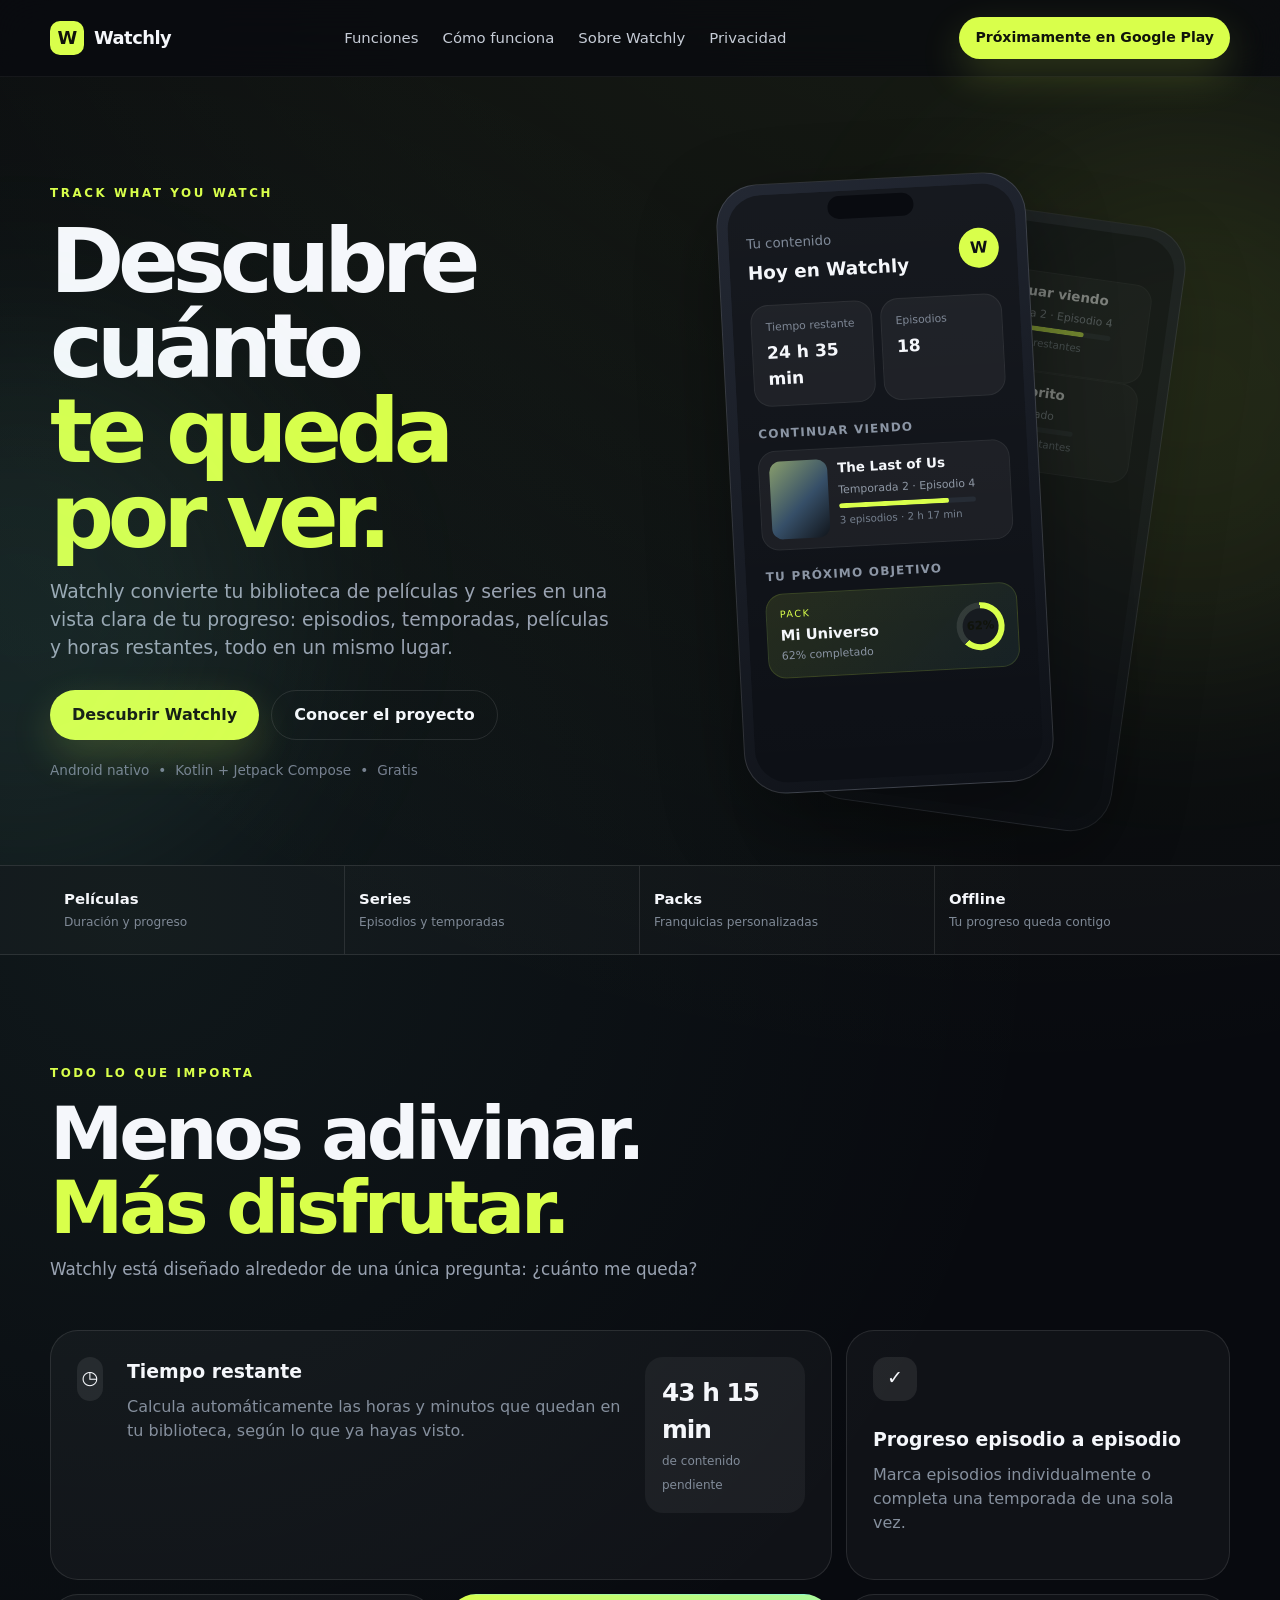
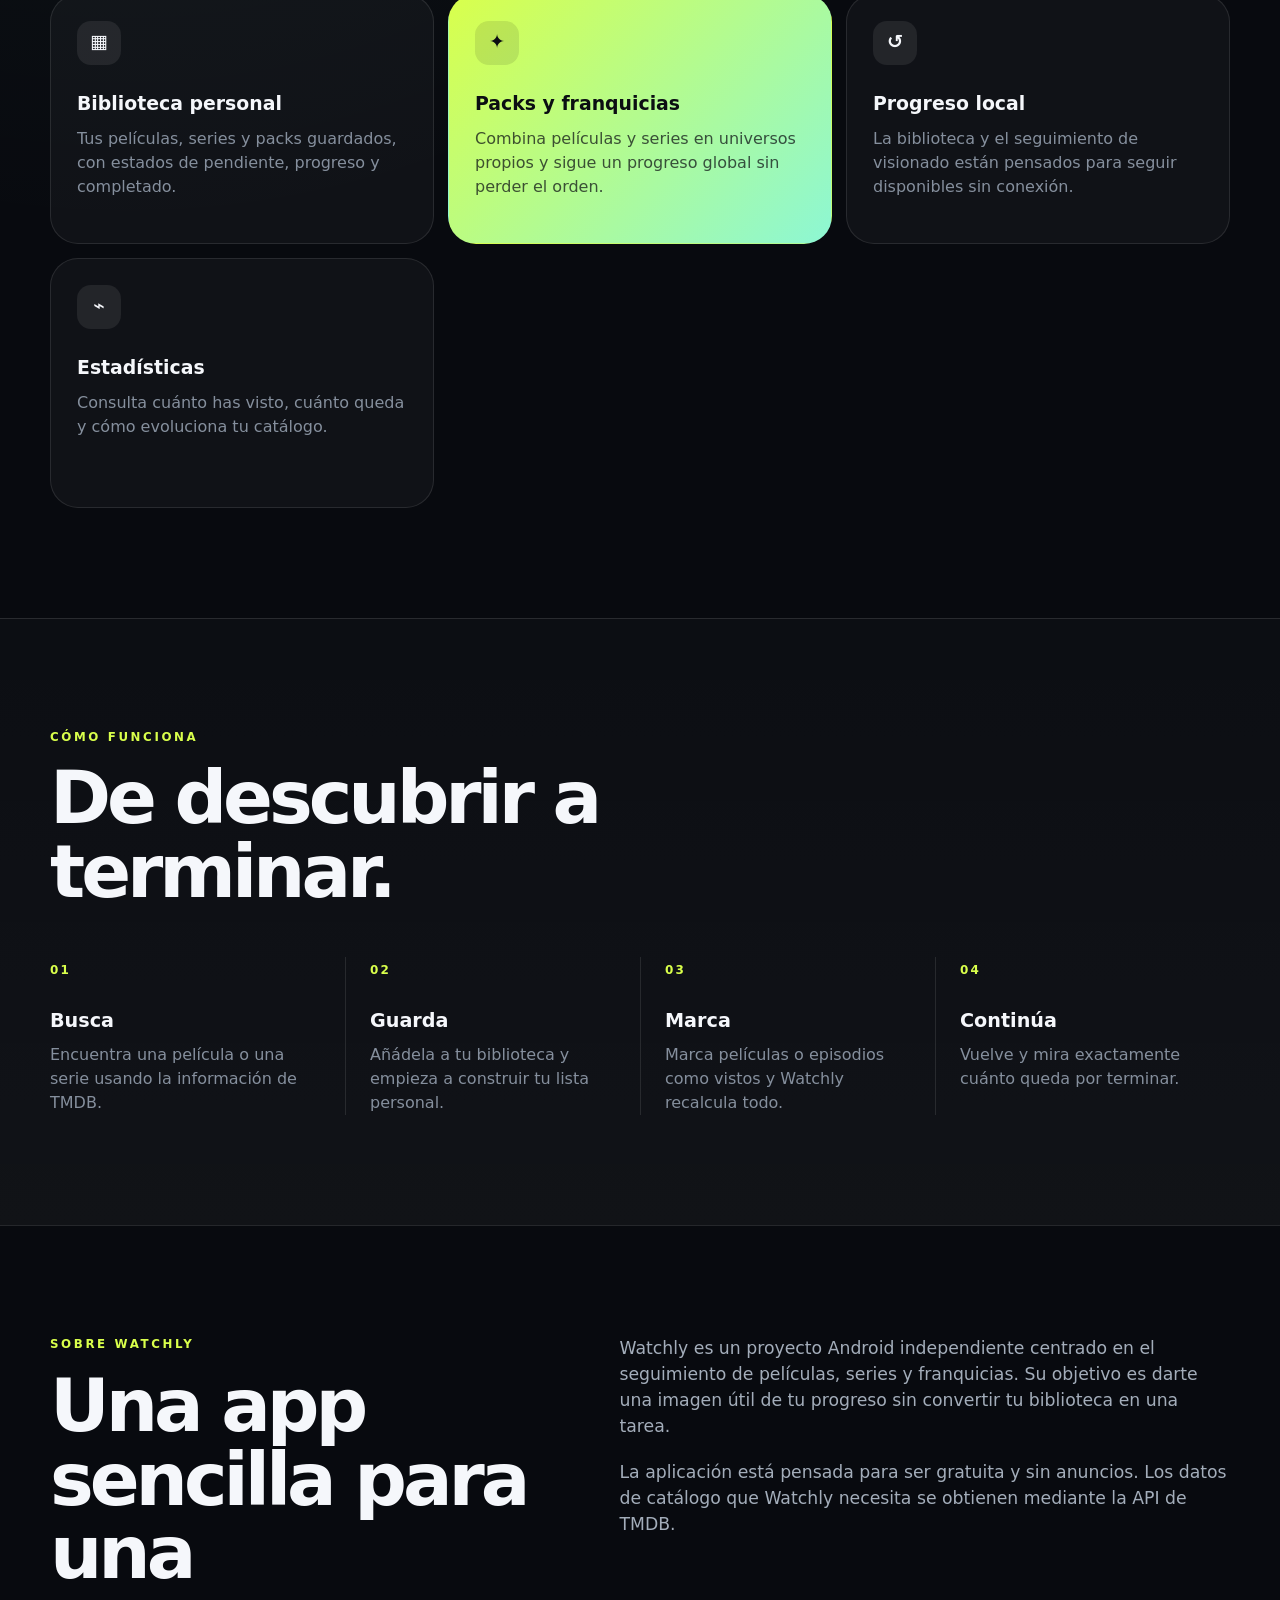
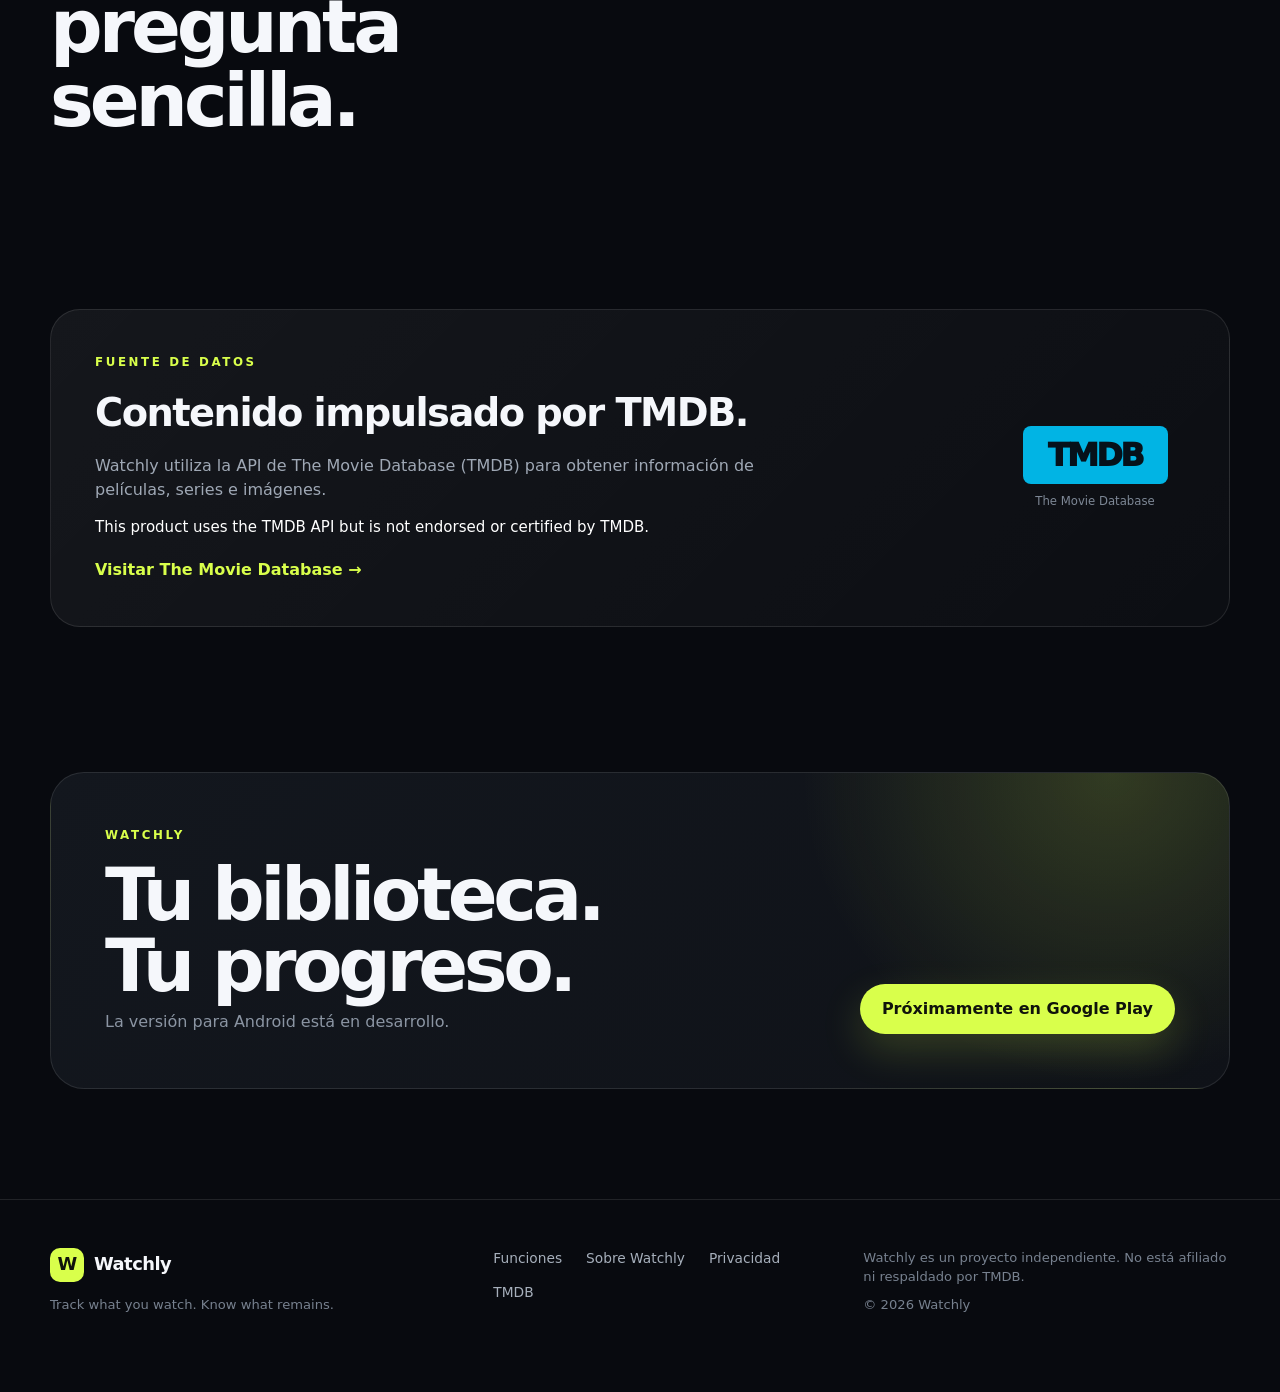
<file: index.html>
<!doctype html>
<html lang="es">
<head>
  <meta charset="utf-8">
  <meta name="viewport" content="width=device-width, initial-scale=1">
  <meta name="description" content="Watchly — descubre cuánto te queda por ver de tus películas, series y packs favoritos.">
  <meta name="theme-color" content="#0b0d12">
  <link rel="canonical" href="https://rubberrtriangle-hub.github.io/Watchly/">
  <meta property="og:url" content="https://rubberrtriangle-hub.github.io/Watchly/">
  <meta property="og:title" content="Watchly — Know what remains">
  <meta property="og:description" content="Descubre cuánto te queda por ver de tus películas, series y packs favoritos.">
  <title>Watchly — Know what remains</title>
  <link rel="icon" href="assets/favicon.svg" type="image/svg+xml">
  <link rel="stylesheet" href="assets/styles.css">
</head>
<body>
  <header class="site-header">
    <div class="container nav-wrap">
      <a href="#" class="brand" aria-label="Watchly inicio">
        <span class="brand-mark">W</span>
        <span>Watchly</span>
      </a>
      <nav class="nav">
        <a href="#features">Funciones</a>
        <a href="#how-it-works">Cómo funciona</a>
        <a href="#about">Sobre Watchly</a>
        <a href="privacy.html">Privacidad</a>
      </nav>
      <a class="button button-small" href="#download">Próximamente en Google Play</a>
    </div>
  </header>

  <main>
    <section class="hero">
      <div class="hero-glow hero-glow-a"></div>
      <div class="hero-glow hero-glow-b"></div>
      <div class="container hero-grid">
        <div class="hero-copy">
          <div class="eyebrow">TRACK WHAT YOU WATCH</div>
          <h1>Descubre cuánto<br><span>te queda por ver.</span></h1>
          <p class="hero-text">
            Watchly convierte tu biblioteca de películas y series en una vista clara de tu progreso:
            episodios, temporadas, películas y horas restantes, todo en un mismo lugar.
          </p>
          <div class="hero-actions" id="download">
            <a class="button" href="#features">Descubrir Watchly</a>
            <a class="button button-ghost" href="#about">Conocer el proyecto</a>
          </div>
          <div class="hero-meta">
            <span>Android nativo</span>
            <span>•</span>
            <span>Kotlin + Jetpack Compose</span>
            <span>•</span>
            <span>Gratis</span>
          </div>
        </div>

        <div class="phone-stage" aria-label="Vista previa de la aplicación Watchly">
          <div class="phone phone-back">
            <div class="phone-screen dim">
              <div class="mini-top">Mi biblioteca</div>
              <div class="mini-card">
                <div class="poster poster-one"></div>
                <div class="mini-lines">
                  <strong>Continuar viendo</strong>
                  <span>Temporada 2 · Episodio 4</span>
                  <div class="mini-progress"><i style="width:80%"></i></div>
                  <small>3 episodios restantes</small>
                </div>
              </div>
              <div class="mini-card">
                <div class="poster poster-two"></div>
                <div class="mini-lines">
                  <strong>Pack favorito</strong>
                  <span>62% completado</span>
                  <div class="mini-progress"><i style="width:62%"></i></div>
                  <small>14 h 32 min restantes</small>
                </div>
              </div>
            </div>
          </div>

          <div class="phone phone-front">
            <div class="notch"></div>
            <div class="phone-screen">
              <div class="app-top">
                <div>
                  <small>Tu contenido</small>
                  <h3>Hoy en Watchly</h3>
                </div>
                <div class="avatar">W</div>
              </div>

              <div class="summary-grid">
                <div class="summary-card">
                  <small>Tiempo restante</small>
                  <strong>24 h 35 min</strong>
                </div>
                <div class="summary-card">
                  <small>Episodios</small>
                  <strong>18</strong>
                </div>
              </div>

              <div class="section-label">Continuar viendo</div>

              <div class="watch-card">
                <div class="watch-poster poster-three"></div>
                <div class="watch-content">
                  <strong>The Last of Us</strong>
                  <span>Temporada 2 · Episodio 4</span>
                  <div class="progress"><i style="width:80%"></i></div>
                  <small>3 episodios · 2 h 17 min</small>
                </div>
              </div>

              <div class="section-label">Tu próximo objetivo</div>

              <div class="pack-banner">
                <div>
                  <small>PACK</small>
                  <strong>Mi Universo</strong>
                  <span>62% completado</span>
                </div>
                <div class="pack-ring">62%</div>
              </div>
            </div>
          </div>
        </div>
      </div>
    </section>

    <section class="trust-strip">
      <div class="container trust-grid">
        <div><strong>Películas</strong><span>Duración y progreso</span></div>
        <div><strong>Series</strong><span>Episodios y temporadas</span></div>
        <div><strong>Packs</strong><span>Franquicias personalizadas</span></div>
        <div><strong>Offline</strong><span>Tu progreso queda contigo</span></div>
      </div>
    </section>

    <section class="section" id="features">
      <div class="container">
        <div class="section-heading">
          <div class="eyebrow">TODO LO QUE IMPORTA</div>
          <h2>Menos adivinar.<br><span>Más disfrutar.</span></h2>
          <p>Watchly está diseñado alrededor de una única pregunta: ¿cuánto me queda?</p>
        </div>

        <div class="feature-grid">
          <article class="feature-card feature-card-large">
            <div class="feature-icon">◷</div>
            <div>
              <h3>Tiempo restante</h3>
              <p>Calcula automáticamente las horas y minutos que quedan en tu biblioteca, según lo que ya hayas visto.</p>
            </div>
            <div class="feature-stat">
              <strong>43 h 15 min</strong>
              <span>de contenido pendiente</span>
            </div>
          </article>

          <article class="feature-card">
            <div class="feature-icon">✓</div>
            <h3>Progreso episodio a episodio</h3>
            <p>Marca episodios individualmente o completa una temporada de una sola vez.</p>
          </article>

          <article class="feature-card">
            <div class="feature-icon">▦</div>
            <h3>Biblioteca personal</h3>
            <p>Tus películas, series y packs guardados, con estados de pendiente, progreso y completado.</p>
          </article>

          <article class="feature-card feature-card-dark">
            <div class="feature-icon">✦</div>
            <h3>Packs y franquicias</h3>
            <p>Combina películas y series en universos propios y sigue un progreso global sin perder el orden.</p>
          </article>

          <article class="feature-card">
            <div class="feature-icon">↺</div>
            <h3>Progreso local</h3>
            <p>La biblioteca y el seguimiento de visionado están pensados para seguir disponibles sin conexión.</p>
          </article>

          <article class="feature-card">
            <div class="feature-icon">⌁</div>
            <h3>Estadísticas</h3>
            <p>Consulta cuánto has visto, cuánto queda y cómo evoluciona tu catálogo.</p>
          </article>
        </div>
      </div>
    </section>

    <section class="section section-dark" id="how-it-works">
      <div class="container">
        <div class="section-heading">
          <div class="eyebrow">CÓMO FUNCIONA</div>
          <h2>De descubrir a terminar.</h2>
        </div>

        <div class="steps">
          <div class="step">
            <span class="step-number">01</span>
            <div>
              <h3>Busca</h3>
              <p>Encuentra una película o una serie usando la información de TMDB.</p>
            </div>
          </div>
          <div class="step">
            <span class="step-number">02</span>
            <div>
              <h3>Guarda</h3>
              <p>Añádela a tu biblioteca y empieza a construir tu lista personal.</p>
            </div>
          </div>
          <div class="step">
            <span class="step-number">03</span>
            <div>
              <h3>Marca</h3>
              <p>Marca películas o episodios como vistos y Watchly recalcula todo.</p>
            </div>
          </div>
          <div class="step">
            <span class="step-number">04</span>
            <div>
              <h3>Continúa</h3>
              <p>Vuelve y mira exactamente cuánto queda por terminar.</p>
            </div>
          </div>
        </div>
      </div>
    </section>

    <section class="section" id="about">
      <div class="container about-grid">
        <div class="section-heading compact">
          <div class="eyebrow">SOBRE WATCHLY</div>
          <h2>Una app sencilla para una pregunta sencilla.</h2>
        </div>
        <div class="about-copy">
          <p>
            Watchly es un proyecto Android independiente centrado en el seguimiento de películas,
            series y franquicias. Su objetivo es darte una imagen útil de tu progreso sin convertir
            tu biblioteca en una tarea.
          </p>
          <p>
            La aplicación está pensada para ser gratuita y sin anuncios. Los datos de catálogo que
            Watchly necesita se obtienen mediante la API de TMDB.
          </p>
        </div>
      </div>
    </section>

    <section class="section tmdb-section">
      <div class="container tmdb-card">
        <div class="tmdb-content">
          <div class="eyebrow">FUENTE DE DATOS</div>
          <h2>Contenido impulsado por TMDB.</h2>
          <p>
            Watchly utiliza la API de The Movie Database (TMDB) para obtener información de
            películas, series e imágenes.
          </p>
          <p class="tmdb-notice">
            This product uses the TMDB API but is not endorsed or certified by TMDB.
          </p>
          <a class="text-link" href="https://www.themoviedb.org" target="_blank" rel="noopener">
            Visitar The Movie Database →
          </a>
        </div>
        <div class="tmdb-mark" aria-label="TMDB">
          <div class="tmdb-wordmark">TMDB</div>
          <div class="tmdb-caption">The Movie Database</div>
        </div>
      </div>
    </section>

    <section class="section cta-section">
      <div class="container cta">
        <div>
          <div class="eyebrow">WATCHLY</div>
          <h2>Tu biblioteca.<br>Tu progreso.</h2>
          <p>La versión para Android está en desarrollo.</p>
        </div>
        <a class="button" href="#download">Próximamente en Google Play</a>
      </div>
    </section>
  </main>

  <footer class="footer">
    <div class="container footer-grid">
      <div>
        <a href="#" class="brand">
          <span class="brand-mark">W</span>
          <span>Watchly</span>
        </a>
        <p class="footer-copy">Track what you watch. Know what remains.</p>
      </div>
      <div class="footer-links">
        <a href="#features">Funciones</a>
        <a href="#about">Sobre Watchly</a>
        <a href="privacy.html">Privacidad</a>
        <a href="https://www.themoviedb.org" target="_blank" rel="noopener">TMDB</a>
      </div>
      <div class="footer-legal">
        <p>Watchly es un proyecto independiente. No está afiliado ni respaldado por TMDB.</p>
        <p>© 2026 Watchly</p>
      </div>
    </div>
  </footer>
</body>
</html>
</file>
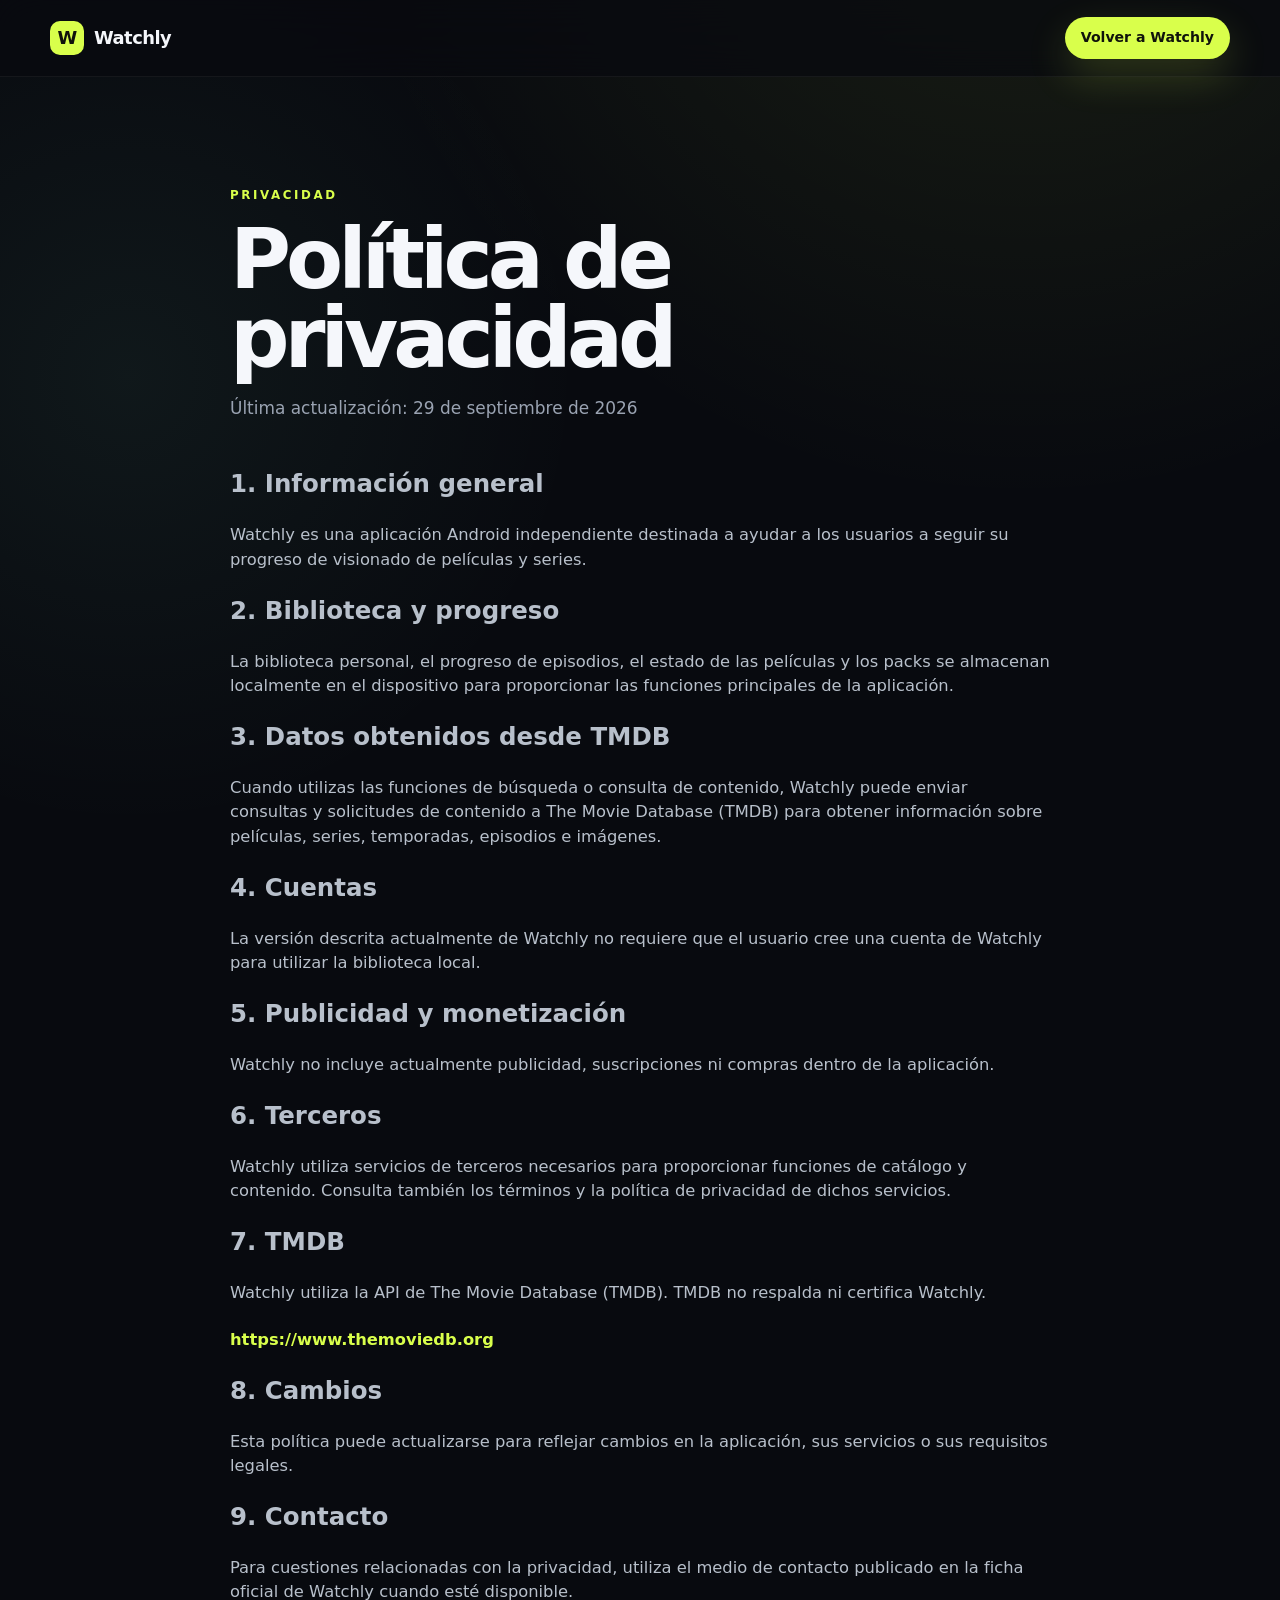
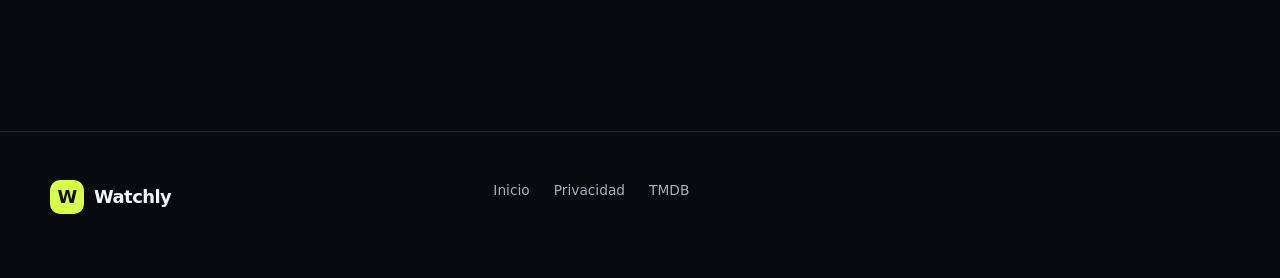
<file: privacy.html>
<!doctype html>
<html lang="es">
<head>
  <meta charset="utf-8">
  <meta name="viewport" content="width=device-width, initial-scale=1">
  <meta name="description" content="Política de privacidad de Watchly.">
  <meta name="theme-color" content="#0b0d12">
  <title>Privacidad — Watchly</title>
  <link rel="icon" href="assets/favicon.svg" type="image/svg+xml">
  <link rel="stylesheet" href="assets/styles.css">
</head>
<body>
  <header class="site-header">
    <div class="container nav-wrap">
      <a href="index.html" class="brand">
        <span class="brand-mark">W</span><span>Watchly</span>
      </a>
      <a class="button button-small" href="index.html">Volver a Watchly</a>
    </div>
  </header>

  <main class="section">
    <div class="container" style="max-width:820px">
      <div class="eyebrow">PRIVACIDAD</div>
      <h1 style="font-size:clamp(2.7rem,7vw,5.2rem);line-height:.95;letter-spacing:-.06em;margin:15px 0 18px">
        Política de privacidad
      </h1>
      <p style="color:#9aa3b2;font-size:1.06rem">
        Última actualización: 29 de septiembre de 2026
      </p>

      <div style="margin-top:45px;color:#b8c0cb;font-size:1.02rem">
        <h2>1. Información general</h2>
        <p>Watchly es una aplicación Android independiente destinada a ayudar a los usuarios a seguir su progreso de visionado de películas y series.</p>

        <h2>2. Biblioteca y progreso</h2>
        <p>La biblioteca personal, el progreso de episodios, el estado de las películas y los packs se almacenan localmente en el dispositivo para proporcionar las funciones principales de la aplicación.</p>

        <h2>3. Datos obtenidos desde TMDB</h2>
        <p>Cuando utilizas las funciones de búsqueda o consulta de contenido, Watchly puede enviar consultas y solicitudes de contenido a The Movie Database (TMDB) para obtener información sobre películas, series, temporadas, episodios e imágenes.</p>

        <h2>4. Cuentas</h2>
        <p>La versión descrita actualmente de Watchly no requiere que el usuario cree una cuenta de Watchly para utilizar la biblioteca local.</p>

        <h2>5. Publicidad y monetización</h2>
        <p>Watchly no incluye actualmente publicidad, suscripciones ni compras dentro de la aplicación.</p>

        <h2>6. Terceros</h2>
        <p>Watchly utiliza servicios de terceros necesarios para proporcionar funciones de catálogo y contenido. Consulta también los términos y la política de privacidad de dichos servicios.</p>

        <h2>7. TMDB</h2>
        <p>Watchly utiliza la API de The Movie Database (TMDB). TMDB no respalda ni certifica Watchly.</p>
        <p><a class="text-link" href="https://www.themoviedb.org" target="_blank" rel="noopener">https://www.themoviedb.org</a></p>

        <h2>8. Cambios</h2>
        <p>Esta política puede actualizarse para reflejar cambios en la aplicación, sus servicios o sus requisitos legales.</p>

        <h2>9. Contacto</h2>
        <p>Para cuestiones relacionadas con la privacidad, utiliza el medio de contacto publicado en la ficha oficial de Watchly cuando esté disponible.</p>
      </div>
    </div>
  </main>

  <footer class="footer">
    <div class="container footer-grid">
      <div>
        <a href="index.html" class="brand">
          <span class="brand-mark">W</span><span>Watchly</span>
        </a>
      </div>
      <div class="footer-links">
        <a href="index.html">Inicio</a>
        <a href="privacy.html">Privacidad</a>
        <a href="https://www.themoviedb.org" target="_blank" rel="noopener">TMDB</a>
      </div>
    </div>
  </footer>
</body>
</html>
</file>
<file: assets/styles.css>
:root {
  --bg: #080a0f;
  --bg-soft: #10131a;
  --surface: rgba(255,255,255,.06);
  --surface-strong: #161a22;
  --text: #f5f7fb;
  --muted: #9aa3b2;
  --line: rgba(255,255,255,.10);
  --accent: #d9ff4b;
  --accent-2: #8df7d4;
  --max: 1180px;
  --radius: 28px;
  --shadow: 0 30px 80px rgba(0,0,0,.35);
}

* { box-sizing: border-box; }
html { scroll-behavior: smooth; }
body {
  margin: 0;
  background:
    radial-gradient(circle at 80% -10%, rgba(217,255,75,.09), transparent 30%),
    radial-gradient(circle at 10% 20%, rgba(141,247,212,.06), transparent 24%),
    var(--bg);
  color: var(--text);
  font-family: Inter, ui-sans-serif, system-ui, -apple-system, BlinkMacSystemFont, "Segoe UI", sans-serif;
  line-height: 1.5;
}
a { color: inherit; text-decoration: none; }
img { max-width: 100%; }

.container {
  width: min(calc(100% - 40px), var(--max));
  margin: 0 auto;
}

.site-header {
  position: sticky;
  top: 0;
  z-index: 20;
  backdrop-filter: blur(20px);
  background: rgba(8,10,15,.75);
  border-bottom: 1px solid rgba(255,255,255,.05);
}
.nav-wrap {
  min-height: 76px;
  display: flex;
  align-items: center;
  justify-content: space-between;
  gap: 24px;
}
.brand {
  display: inline-flex;
  align-items: center;
  gap: 10px;
  font-size: 1.12rem;
  font-weight: 800;
  letter-spacing: -.03em;
}
.brand-mark {
  display: grid;
  place-items: center;
  width: 34px;
  height: 34px;
  border-radius: 10px;
  color: #10120b;
  background: var(--accent);
  font-weight: 900;
}
.nav {
  display: flex;
  align-items: center;
  gap: 24px;
  color: #c6ccd6;
  font-size: .93rem;
}
.nav a:hover { color: #fff; }

.button {
  display: inline-flex;
  align-items: center;
  justify-content: center;
  min-height: 50px;
  padding: 0 22px;
  border-radius: 999px;
  background: var(--accent);
  color: #10130b;
  font-weight: 800;
  box-shadow: 0 16px 40px rgba(217,255,75,.18);
  transition: transform .2s ease, box-shadow .2s ease;
}
.button:hover {
  transform: translateY(-2px);
  box-shadow: 0 20px 46px rgba(217,255,75,.25);
}
.button-small {
  min-height: 42px;
  padding: 0 16px;
  font-size: .88rem;
}
.button-ghost {
  background: transparent;
  color: var(--text);
  border: 1px solid var(--line);
  box-shadow: none;
}

.hero {
  position: relative;
  overflow: hidden;
  padding: 96px 0 72px;
}
.hero-grid {
  display: grid;
  grid-template-columns: 1.02fr .98fr;
  align-items: center;
  gap: 60px;
}
.hero-glow {
  position: absolute;
  width: 520px;
  height: 520px;
  border-radius: 50%;
  filter: blur(100px);
  pointer-events: none;
}
.hero-glow-a { background: rgba(217,255,75,.09); right: -170px; top: 60px; }
.hero-glow-b { background: rgba(141,247,212,.08); left: -240px; bottom: 0; }

.eyebrow {
  font-size: .74rem;
  text-transform: uppercase;
  letter-spacing: .22em;
  color: var(--accent);
  font-weight: 800;
}
.hero h1 {
  margin: 16px 0;
  font-size: clamp(3.5rem, 7vw, 6.7rem);
  line-height: .95;
  letter-spacing: -.07em;
}
.hero h1 span { color: var(--accent); }
.hero-text {
  max-width: 620px;
  color: var(--muted);
  font-size: 1.17rem;
}
.hero-actions {
  display: flex;
  flex-wrap: wrap;
  gap: 12px;
  margin-top: 28px;
}
.hero-meta {
  display: flex;
  flex-wrap: wrap;
  gap: 9px;
  color: #778090;
  font-size: .85rem;
  margin-top: 20px;
}

.phone-stage {
  position: relative;
  min-height: 620px;
}
.phone {
  position: absolute;
  width: 310px;
  height: 610px;
  padding: 10px;
  border-radius: 42px;
  background: linear-gradient(155deg, #232833, #0e1117);
  border: 1px solid rgba(255,255,255,.13);
  box-shadow: var(--shadow);
}
.phone-back {
  right: 80px;
  top: 35px;
  transform: rotate(8deg);
  opacity: .55;
}
.phone-front {
  right: 190px;
  top: 5px;
  transform: rotate(-3deg);
}
.phone-screen {
  height: 100%;
  border-radius: 34px;
  padding: 24px 18px;
  overflow: hidden;
  background:
    linear-gradient(180deg, rgba(255,255,255,.04), rgba(255,255,255,.00)),
    #0d1016;
}
.phone-back .phone-screen {
  background: #0d1016;
}
.dim { opacity: .8; }
.notch {
  position: absolute;
  z-index: 3;
  left: 50%;
  top: 15px;
  width: 86px;
  height: 23px;
  transform: translateX(-50%);
  border-radius: 30px;
  background: #090b10;
}
.app-top {
  display: flex;
  align-items: center;
  justify-content: space-between;
  margin-top: 12px;
}
.app-top small,
.mini-top {
  color: #7f8998;
}
.app-top h3 {
  margin: 4px 0 0;
  font-size: 1.15rem;
}
.avatar {
  display: grid;
  place-items: center;
  width: 40px;
  height: 40px;
  border-radius: 50%;
  background: var(--accent);
  color: #0d1013;
  font-weight: 900;
}
.summary-grid {
  display: grid;
  grid-template-columns: 1fr 1fr;
  gap: 8px;
  margin: 18px 0;
}
.summary-card {
  padding: 14px;
  border-radius: 18px;
  background: rgba(255,255,255,.05);
  border: 1px solid rgba(255,255,255,.06);
}
.summary-card small {
  display: block;
  color: #7e8795;
  font-size: .68rem;
}
.summary-card strong {
  display: block;
  margin-top: 5px;
  font-size: 1.07rem;
}
.section-label {
  margin: 17px 2px 8px;
  color: #8b95a4;
  font-size: .75rem;
  font-weight: 800;
  text-transform: uppercase;
  letter-spacing: .1em;
}
.watch-card,
.mini-card {
  display: flex;
  gap: 10px;
  padding: 10px;
  border-radius: 18px;
  background: rgba(255,255,255,.05);
  border: 1px solid rgba(255,255,255,.06);
}
.watch-poster,
.poster {
  flex: 0 0 auto;
  width: 58px;
  height: 78px;
  border-radius: 11px;
  background:
    linear-gradient(180deg, transparent 0 55%, rgba(0,0,0,.65)),
    linear-gradient(135deg, #5c3d63, #27302f 55%, #111723);
}
.poster-one { background: linear-gradient(135deg, #304a54, #d7a75c 48%, #0a0e15); }
.poster-two { background: linear-gradient(135deg, #2c2d59, #ad4c2b 58%, #0b0c13); }
.poster-three { background: linear-gradient(135deg, #889d6c, #364f68 55%, #11151b); }
.watch-content,
.mini-lines {
  min-width: 0;
  display: flex;
  flex-direction: column;
  gap: 4px;
}
.watch-content strong,
.mini-lines strong { font-size: .84rem; }
.watch-content span,
.mini-lines span {
  color: #8f98a5;
  font-size: .68rem;
}
.watch-content small,
.mini-lines small {
  color: #76808f;
  font-size: .64rem;
}
.progress,
.mini-progress {
  width: 100%;
  height: 5px;
  border-radius: 10px;
  background: #262c35;
  overflow: hidden;
}
.progress i,
.mini-progress i {
  display: block;
  height: 100%;
  border-radius: inherit;
  background: var(--accent);
}
.pack-banner {
  display: flex;
  justify-content: space-between;
  align-items: center;
  padding: 13px;
  border-radius: 18px;
  background: linear-gradient(135deg, rgba(217,255,75,.11), rgba(141,247,212,.07));
  border: 1px solid rgba(217,255,75,.13);
}
.pack-banner small {
  display: block;
  color: var(--accent);
  font-size: .6rem;
  letter-spacing: .16em;
}
.pack-banner strong {
  display: block;
  margin-top: 2px;
  font-size: .92rem;
}
.pack-banner span {
  display: block;
  margin-top: 2px;
  color: #8a94a3;
  font-size: .68rem;
}
.pack-ring {
  display: grid;
  place-items: center;
  width: 48px;
  height: 48px;
  border-radius: 50%;
  background: conic-gradient(var(--accent) 0 62%, rgba(255,255,255,.1) 62% 100%);
  color: #10130b;
  font-size: .72rem;
  font-weight: 900;
  position: relative;
}
.pack-ring::after {
  content: "";
  position: absolute;
  inset: 6px;
  border-radius: 50%;
  background: #171b20;
}
.pack-ring { z-index: 0; }
.pack-ring::after { z-index: -1; }

.trust-strip {
  border-top: 1px solid var(--line);
  border-bottom: 1px solid var(--line);
  background: rgba(255,255,255,.02);
}
.trust-grid {
  display: grid;
  grid-template-columns: repeat(4, 1fr);
}
.trust-grid > div {
  padding: 22px 14px;
  border-right: 1px solid var(--line);
}
.trust-grid > div:last-child { border-right: 0; }
.trust-grid strong,
.trust-grid span { display: block; }
.trust-grid strong { font-size: .93rem; }
.trust-grid span {
  margin-top: 3px;
  color: #7f8996;
  font-size: .76rem;
}

.section {
  padding: 110px 0;
}
.section-dark {
  background: linear-gradient(180deg, rgba(255,255,255,.015), rgba(255,255,255,.035));
  border-top: 1px solid var(--line);
  border-bottom: 1px solid var(--line);
}
.section-heading { max-width: 760px; }
.section-heading.compact { max-width: 600px; }
.section-heading h2 {
  margin: 15px 0 12px;
  font-size: clamp(2.6rem, 6vw, 4.6rem);
  line-height: 1;
  letter-spacing: -.055em;
}
.section-heading h2 span { color: var(--accent); }
.section-heading p {
  margin: 0;
  color: var(--muted);
  font-size: 1.05rem;
}
.feature-grid {
  display: grid;
  grid-template-columns: repeat(3, 1fr);
  gap: 14px;
  margin-top: 48px;
}
.feature-card {
  min-height: 250px;
  padding: 26px;
  border-radius: var(--radius);
  border: 1px solid var(--line);
  background: rgba(255,255,255,.035);
}
.feature-card-large {
  grid-column: span 2;
  display: flex;
  justify-content: space-between;
  gap: 24px;
  align-items: flex-start;
}
.feature-card-dark {
  background: linear-gradient(135deg, #d9ff4b, #8df7d4);
  color: #0b0e12;
  border-color: transparent;
}
.feature-icon {
  display: inline-grid;
  place-items: center;
  width: 44px;
  height: 44px;
  border-radius: 14px;
  margin-bottom: 24px;
  background: rgba(255,255,255,.08);
  font-weight: 900;
  font-size: 1.2rem;
}
.feature-card-dark .feature-icon {
  background: rgba(11,14,18,.1);
}
.feature-card h3 {
  margin: 0 0 10px;
  font-size: 1.18rem;
}
.feature-card p {
  margin: 0;
  color: #858f9d;
}
.feature-card-dark p { color: rgba(11,14,18,.72); }
.feature-stat {
  min-width: 160px;
  padding: 17px;
  border-radius: 18px;
  background: rgba(255,255,255,.05);
}
.feature-stat strong {
  display: block;
  font-size: 1.55rem;
  letter-spacing: -.04em;
}
.feature-stat span {
  color: #818b99;
  font-size: .75rem;
}

.steps {
  display: grid;
  grid-template-columns: repeat(4,1fr);
  gap: 0;
  margin-top: 48px;
}
.step {
  padding: 0 24px 0 0;
}
.step + .step {
  padding-left: 24px;
  border-left: 1px solid var(--line);
}
.step-number {
  display: inline-block;
  margin-bottom: 28px;
  color: var(--accent);
  font-size: .75rem;
  letter-spacing: .18em;
  font-weight: 900;
}
.step h3 {
  margin: 0 0 8px;
  font-size: 1.2rem;
}
.step p {
  margin: 0;
  color: #858f9d;
}

.about-grid {
  display: grid;
  grid-template-columns: .9fr 1.1fr;
  align-items: start;
  gap: 70px;
}
.about-copy {
  max-width: 640px;
}
.about-copy p {
  margin: 0 0 20px;
  color: #a3adba;
  font-size: 1.08rem;
}

.tmdb-section { padding-top: 50px; }
.tmdb-card {
  display: grid;
  grid-template-columns: 1fr auto;
  align-items: center;
  gap: 50px;
  padding: 44px;
  border-radius: 30px;
  background: linear-gradient(135deg, rgba(255,255,255,.055), rgba(255,255,255,.02));
  border: 1px solid var(--line);
}
.tmdb-content h2 {
  margin: 12px 0;
  font-size: 2.4rem;
  letter-spacing: -.04em;
}
.tmdb-content p {
  max-width: 690px;
  margin: 0 0 14px;
  color: #9fa8b5;
}
.tmdb-notice {
  color: #fff !important;
  font-size: .94rem;
}
.text-link {
  display: inline-block;
  margin-top: 6px;
  color: var(--accent);
  font-weight: 800;
}
.tmdb-mark {
  min-width: 180px;
  text-align: center;
}
.tmdb-wordmark {
  display: inline-flex;
  align-items: center;
  justify-content: center;
  min-width: 145px;
  height: 58px;
  padding: 0 16px;
  border-radius: 8px;
  background: #01b4e4;
  color: #06111a;
  font-weight: 1000;
  font-size: 2rem;
  letter-spacing: -.08em;
}
.tmdb-caption {
  margin-top: 9px;
  color: #7d8795;
  font-size: .73rem;
}

.cta-section { padding-top: 35px; }
.cta {
  display: flex;
  align-items: end;
  justify-content: space-between;
  gap: 30px;
  padding: 54px;
  border-radius: 34px;
  background:
    radial-gradient(circle at 90% 0%, rgba(217,255,75,.17), transparent 28%),
    linear-gradient(135deg, #13171e, #0f1218);
  border: 1px solid var(--line);
}
.cta h2 {
  margin: 14px 0 8px;
  font-size: clamp(2.7rem, 6vw, 4.6rem);
  line-height: .97;
  letter-spacing: -.06em;
}
.cta p {
  margin: 0;
  color: #8b95a3;
}

.footer {
  padding: 48px 0 64px;
  border-top: 1px solid var(--line);
}
.footer-grid {
  display: grid;
  grid-template-columns: 1.1fr .9fr 1fr;
  gap: 40px;
}
.footer-copy,
.footer-legal p {
  color: #77818f;
  font-size: .82rem;
}
.footer-links {
  display: flex;
  flex-wrap: wrap;
  gap: 14px 24px;
  align-content: flex-start;
}
.footer-links a {
  color: #a6afbb;
  font-size: .86rem;
}
.footer-links a:hover { color: #fff; }
.footer-legal p { margin: 0 0 8px; }

@media (max-width: 1080px) {
  .hero-grid { grid-template-columns: 1fr; }
  .phone-stage { min-height: 640px; max-width: 680px; width: 100%; margin: 0 auto; }
  .phone-front { right: 42%; }
  .phone-back { right: 18%; }
  .feature-grid { grid-template-columns: repeat(2,1fr); }
  .feature-card-large { grid-column: span 2; }
  .steps { grid-template-columns: repeat(2,1fr); gap: 34px; }
  .step + .step { padding-left: 0; border-left: 0; }
  .about-grid { grid-template-columns: 1fr; gap: 34px; }
  .tmdb-card { grid-template-columns: 1fr; }
  .tmdb-mark { text-align: left; }
  .footer-grid { grid-template-columns: 1fr 1fr; }
  .footer-legal { grid-column: span 2; }
}

@media (max-width: 760px) {
  .nav { display: none; }
  .button-small { display: none; }
  .hero { padding-top: 70px; }
  .hero h1 { font-size: clamp(3.1rem, 15vw, 5rem); }
  .phone-stage { min-height: 540px; transform: scale(.88); transform-origin: top center; margin-bottom: -55px; }
  .phone-front { right: 38%; }
  .phone-back { right: 5%; }
  .trust-grid { grid-template-columns: 1fr 1fr; }
  .trust-grid > div:nth-child(2) { border-right: 0; }
  .trust-grid > div:nth-child(n+3) { border-top: 1px solid var(--line); }
  .feature-grid { grid-template-columns: 1fr; }
  .feature-card-large { grid-column: auto; flex-direction: column; }
  .steps { grid-template-columns: 1fr; }
  .step + .step { padding-top: 28px; border-top: 1px solid var(--line); }
  .cta { flex-direction: column; align-items: flex-start; }
  .footer-grid { grid-template-columns: 1fr; }
  .footer-legal { grid-column: auto; }
}

@media (max-width: 540px) {
  .container { width: min(calc(100% - 28px), var(--max)); }
  .section { padding: 78px 0; }
  .hero { padding-bottom: 25px; }
  .hero-actions { flex-direction: column; align-items: stretch; }
  .hero-actions .button { width: 100%; }
  .phone-stage { min-height: 495px; transform: scale(.73); margin-left: -4px; margin-bottom: -120px; }
  .phone-front { right: 36%; }
  .phone-back { right: 0; }
  .tmdb-card,
  .cta { padding: 30px 24px; }
}
</file>
